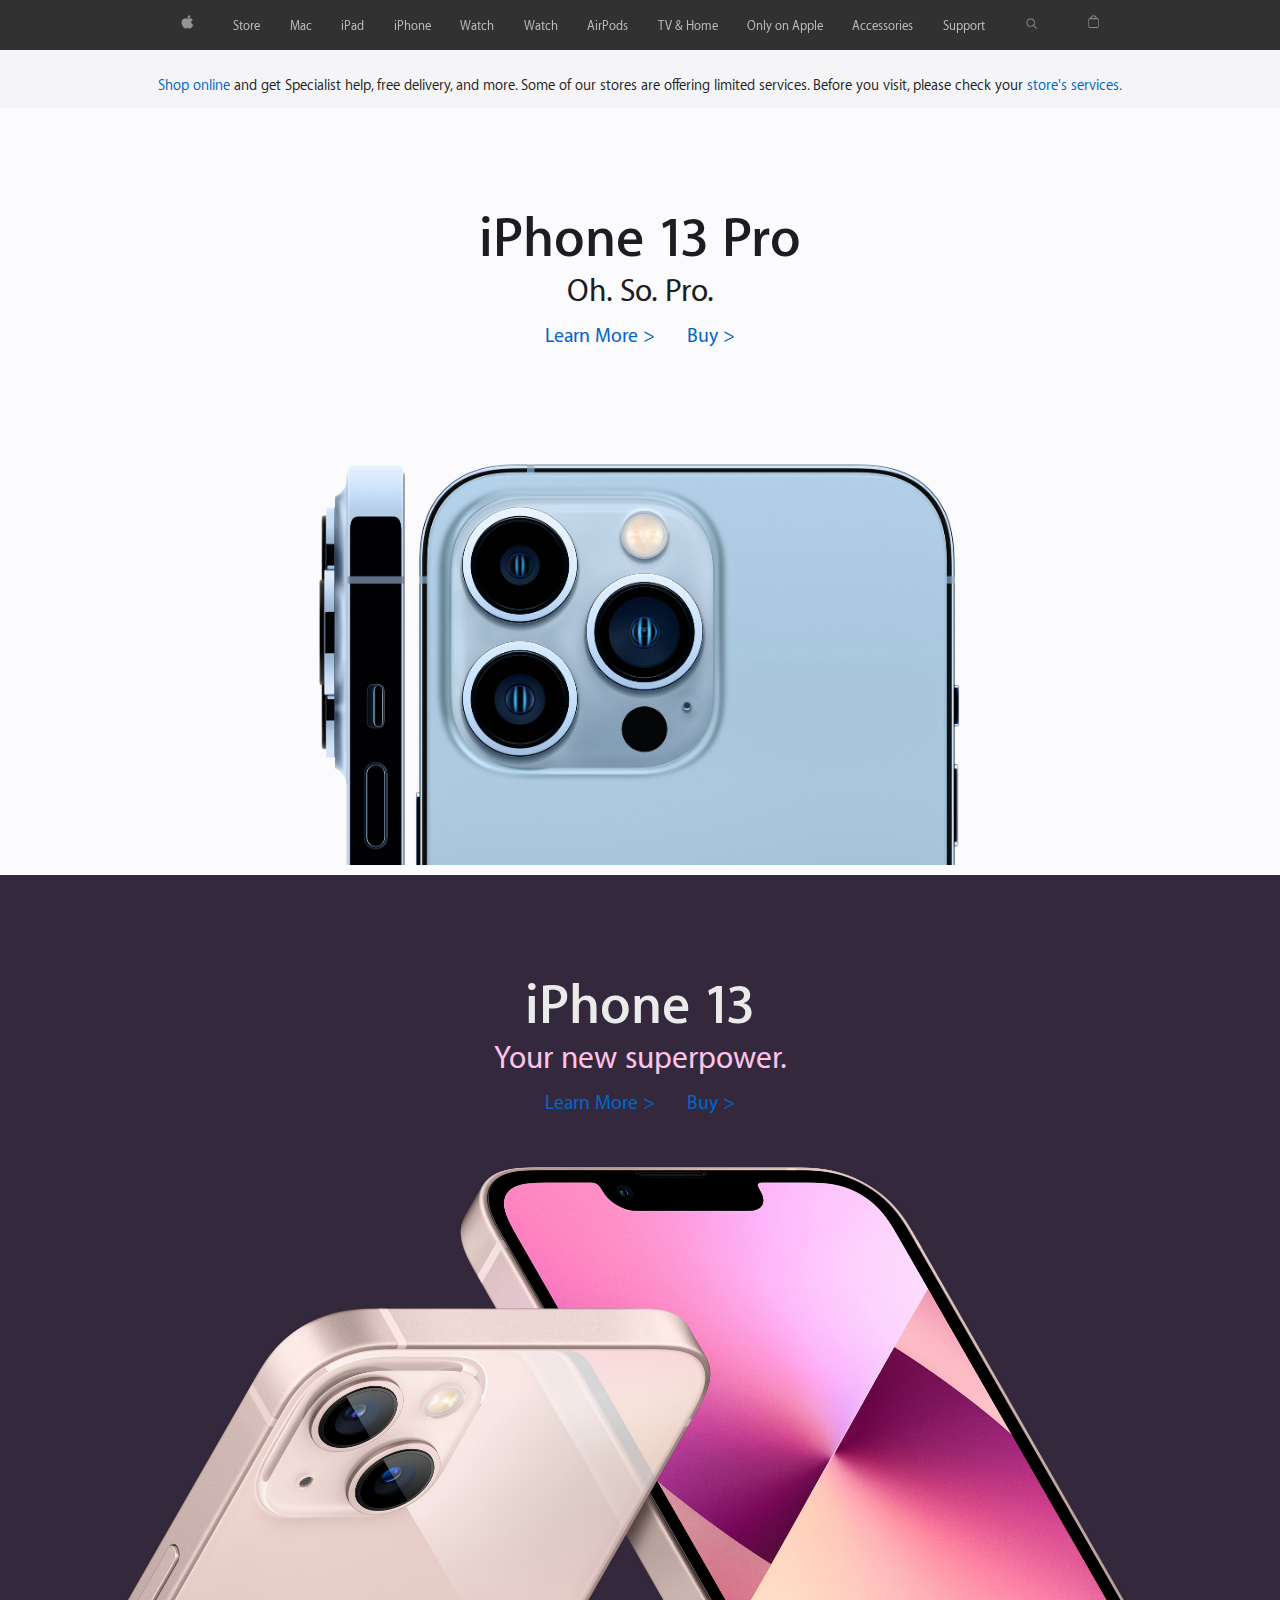
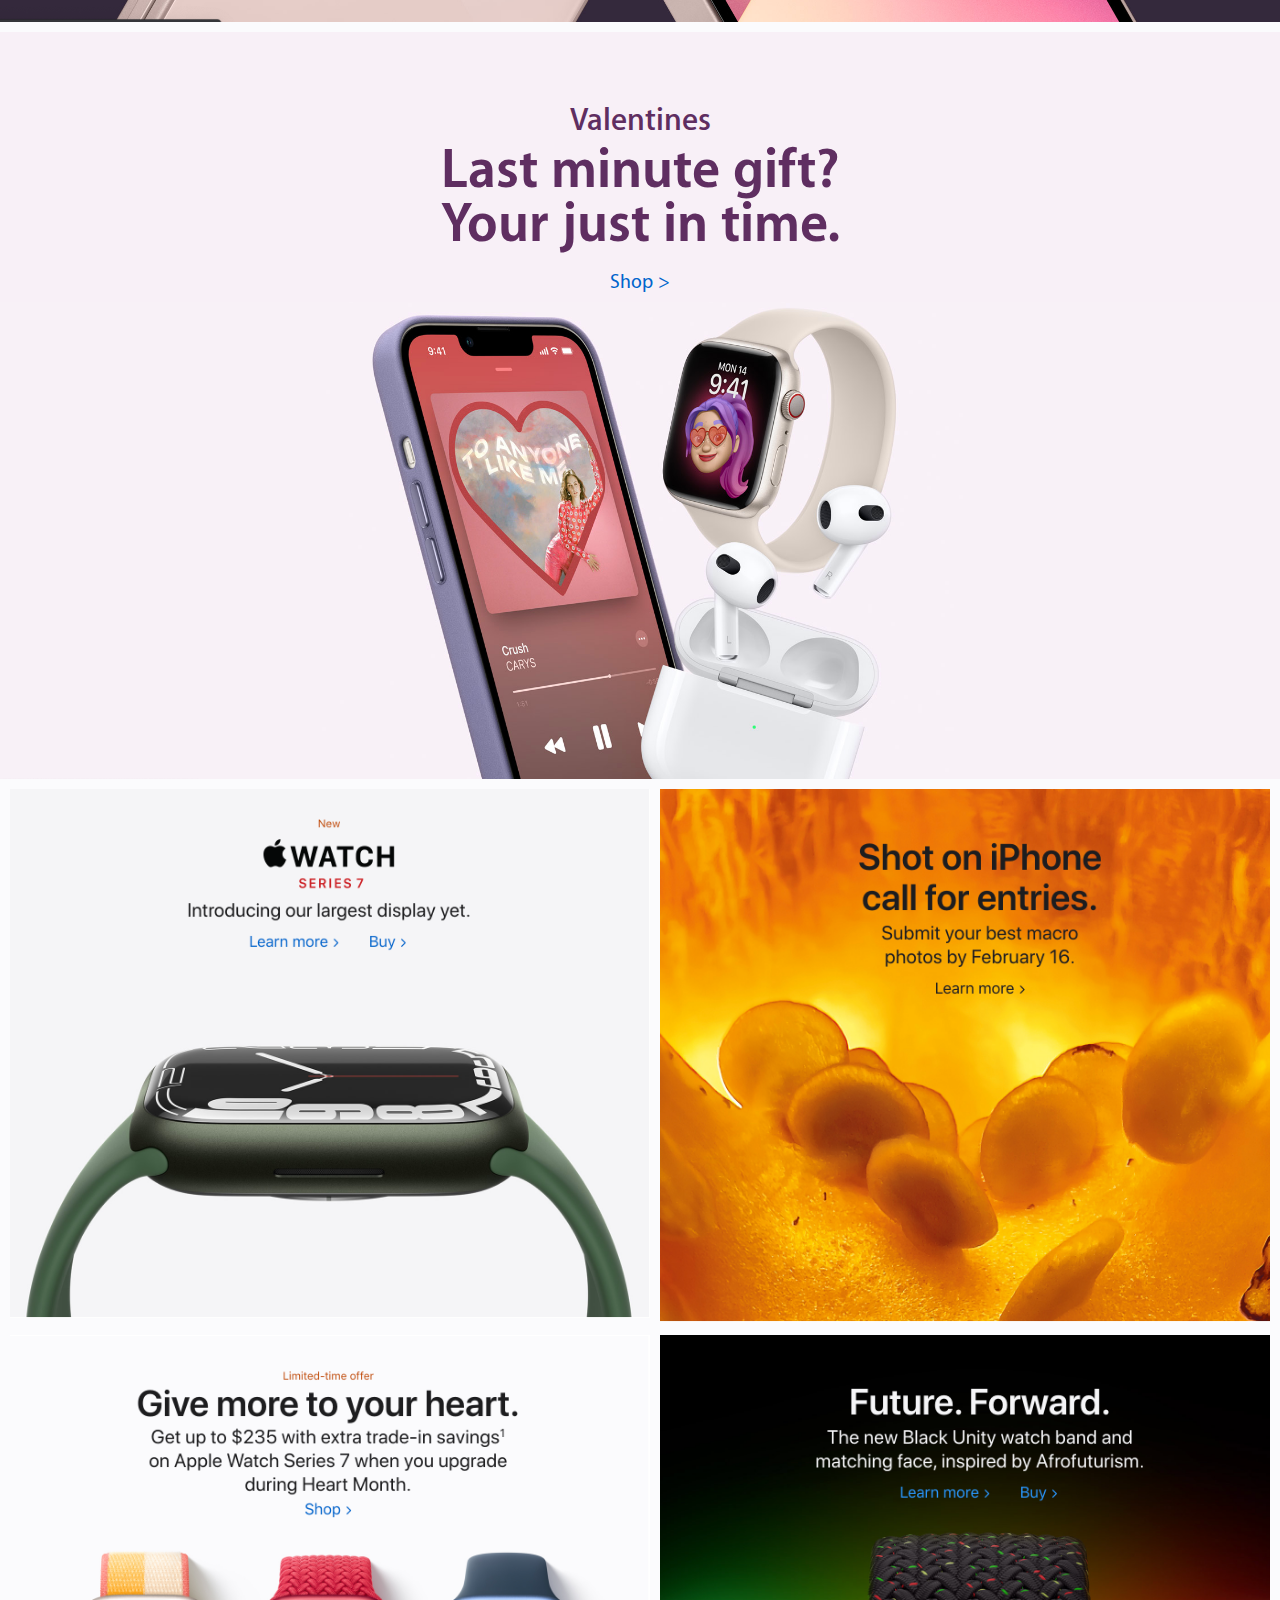
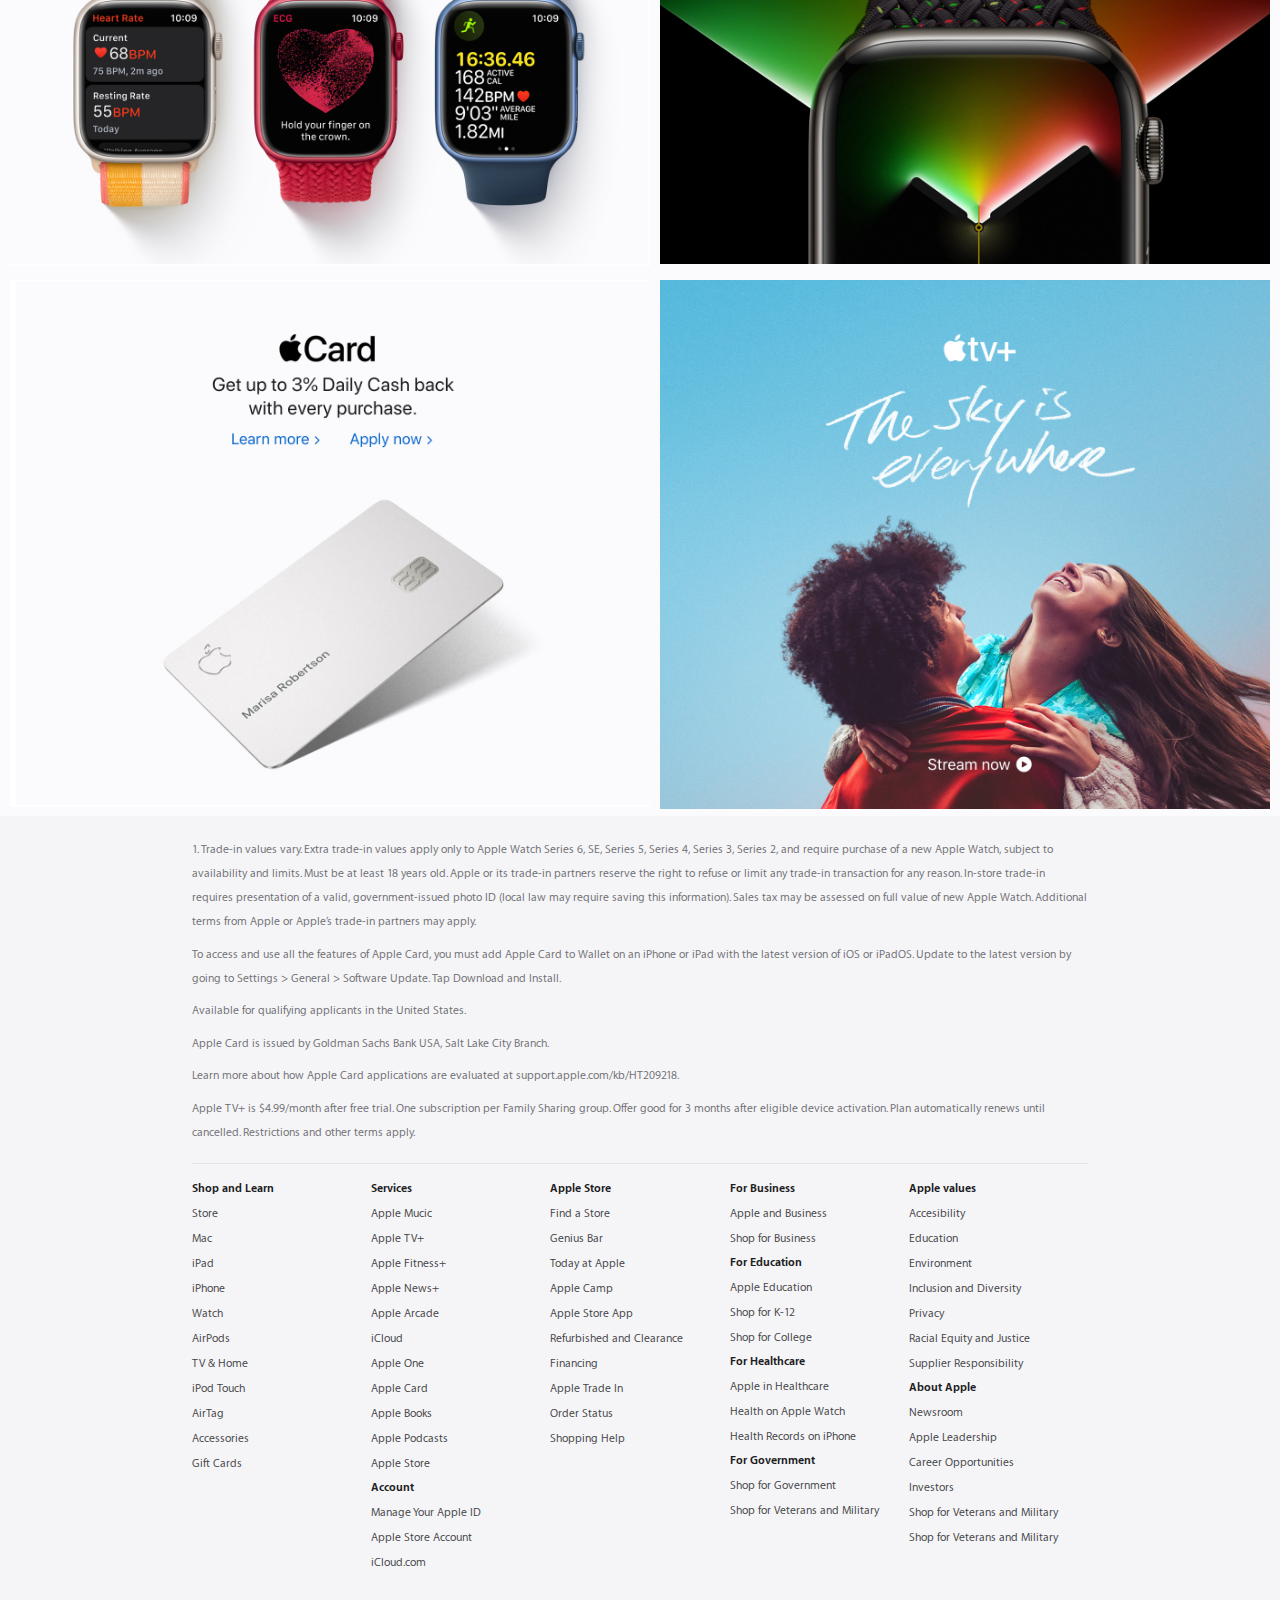
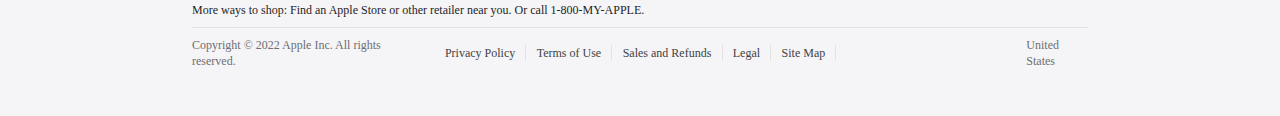
<file: Apple/index.html>
<!DOCTYPE html>
<html lang="en">
  <head>
    <meta
      name="google-site-verification"
      content="NIDjw-yEhVNVbMe7FXFt491NxwVIeqYdbh-JQgCxp1Y"
    />
    <meta charset="utf-8" />
    <!-- sets the character set your document should use to utf-8 -->
    <title>Apple</title>
    <!-- title tag defines what is shown on the tab of the browser -->
    <link href="style.css" rel="stylesheet" type="text/css" />
    <meta
      name="google-site-verification"
      content="NIDjw-yEhVNVbMe7FXFt491NxwVIeqYdbh-JQgCxp1Y"
    />
  </head>
  <body>
    <header>
      <!-- write your navigation bar here -->
      <nav class="nav-bar">
        <ul>
          <li>
            <a class="link-hover" href="#"
              ><img
                class="nav-img"
                id="shop"
                src="/Apple/images/navbar/apple-icon.png"
                alt=""
            /></a>
          </li>
          <li><a class="link-hover" href="#">Store</a></li>
          <li><a class="link-hover" href="#">Mac</a></li>
          <li><a class="link-hover" href="#">iPad</a></li>
          <li><a class="link-hover" href="#">iPhone</a></li>
          <li><a class="link-hover" href="#">Watch</a></li>
          <li><a class="link-hover" href="#">Watch</a></li>
          <li><a class="link-hover" href="#">AirPods</a></li>
          <li><a class="link-hover" href="#">TV & Home</a></li>
          <li><a class="link-hover" href="#">Only on Apple</a></li>
          <li><a class="link-hover" href="#">Accessories</a></li>
          <li><a class="link-hover" href="#">Support</a></li>
          <li>
            <a class="link-hover" href="#"
              ><img
                class="nav-img"
                id="shop"
                src="/Apple/images/navbar/search.png"
                alt=""
            /></a>
          </li>
          <li>
            <a class="link-hover" href="#"
              ><img
                class="nav-img"
                id="shop"
                src="/Apple/images/navbar/shop.png"
                alt=""
            /></a>
          </li>
        </ul>
      </nav>
      <div class="shop-online">
        <p>
          <a class="dead-link hover-underline" href="#"> Shop online</a> and get
          Specialist help, free delivery, and more. Some of our stores are
          offering limited services. Before you visit, please check your
          <a class="dead-link hover-underline" href="#">store's services.</a>
        </p>
      </div>
    </header>
    <div class="wrapper-flex">
      <div class="product flex-center">
        <div class="flex-center line-break">
          <h1 class="heading">iPhone 13 Pro</h1>
          <h2 class="sub-heading">Oh. So. Pro.</h2>
        </div>
        <ul class="product-link">
          <li>
            <a href="#" class="p-link hover-underline">Learn More &#62; </a>
          </li>
          <li>
            <a href="#" class="p-link pval hover-underline"> Buy &#62; </a>
          </li>
        </ul>
      </div>
      <!-- write your hero section here -->
      <article
        id="hero-13"
        class="photo flex-center background-cover"
      ></article>
      <div id="purple-bg" class="product flex-center">
        <div class="flex-center line-break">
          <h1 id="prp-header" class="heading">iPhone 13</h1>
          <h2 id="prp-sub" class="sub-heading">Your new superpower.</h2>
        </div>
        <ul id="prp-link" class="product-link">
          <li>
            <a href="#" class="p-link hover-underline">Learn More &#62; </a>
          </li>
          <li><a href="#" class="p-link hover-underline"> Buy &#62; </a></li>
        </ul>
      </div>
      <article id="purple" class="photo flex-center background-cover"></article>
      <div id="valentines-bg" class="product flex-center">
        <div class="flex-center line-break">
          <h1 id="val-header" class="heading">Valentines</h1>
          <h2 id="val-sub" class="sub-heading">
            Last minute gift?<br />
            Your just in time.
          </h2>
          <ul id="val-link" class="product-link">
            <li><a href="#" class="p-link hover-underline"> Shop &#62; </a></li>
          </ul>
        </div>
      </div>
      <article
        id="valentines"
        class="photo flex-center background-cover"
      ></article>
    </div>

    <div class="lower-section">
      <!-- write your sub hero section here -->
      <div class="lower-img">
        <img id="watch-1" src="images/Single-watch.png" alt="" />
      </div>
      <div class="lower-img">
        <img id="Orange-graphic" src="images/Orange-graphic.png" alt="" />
      </div>
      <div class="lower-img">
        <img id="watch-2" src="images/Watch.png" alt="" />
      </div>
      <div class="lower-img">
        <img id="watch-3" src="images/Dark-red-green.png" alt="" />
      </div>
      <div class="lower-img">
        <img id="card" src="images/Card.png" alt="" />
      </div>
      <div class="lower-img">
        <img id="romance" src="images/romantic-img.png" alt="" />
      </div>
    </div>

    <footer>
      <!-- write your footer here -->
      <figure id="rules" class="small-print">
        <ul class="print-list">
          <li>
            <span
              >1. Trade-in values vary. Extra trade-in values apply only to
              Apple Watch Series 6, SE, Series 5, Series 4, Series 3, Series 2,
              and require purchase of a new Apple Watch, subject to availability
              and limits. Must be at least 18 years old. Apple or its trade-in
              partners reserve the right to refuse or limit any trade-in
              transaction for any reason. In-store trade-in requires
              presentation of a valid, government-issued photo ID (local law may
              require saving this information). Sales tax may be assessed on
              full value of new Apple Watch. Additional terms from Apple or
              Apple’s trade-in partners may apply.</span
            >
          </li>
          <li>
            <span
              >To access and use all the features of Apple Card, you must add
              Apple Card to Wallet on an iPhone or iPad with the latest version
              of iOS or iPadOS. Update to the latest version by going to
              Settings > General > Software Update. Tap Download and
              Install.</span
            >
          </li>
          <li>
            <span
              >Available for qualifying applicants in the United States.</span
            >
          </li>
          <li>
            <span
              >Apple Card is issued by Goldman Sachs Bank USA, Salt Lake City
              Branch.</span
            >
          </li>
          <li>
            <span
              >Learn more about how Apple Card applications are evaluated at
              <a id="link-hover">support.apple.com/kb/HT209218.</a></span
            >
          </li>
          <li>
            <span
              >Apple TV+ is $4.99/month after free trial. One subscription per
              Family Sharing group. Offer good for 3 months after eligible
              device activation. Plan automatically renews until cancelled.
              Restrictions and other terms apply.</span
            >
          </li>
        </ul>
      </figure>
      <figure class="small-print" id="footer-nav">
        <section class="col-flex" id="col-1">
          <h3>Shop and Learn</h3>
          <ul class="footer-list">
            <li><a class="hover-underline fnav-link" href="#">Store</a></li>
            <li><a class="hover-underline fnav-link" href="#">Mac</a></li>
            <li><a class="hover-underline fnav-link" href="#">iPad</a></li>
            <li><a class="hover-underline fnav-link" href="#">iPhone</a></li>
            <li><a class="hover-underline fnav-link" href="#">Watch</a></li>
            <li><a class="hover-underline fnav-link" href="#">AirPods</a></li>
            <li><a class="hover-underline fnav-link" href="#">TV & Home</a></li>
            <li>
              <a class="hover-underline fnav-link" href="#">iPod Touch</a>
            </li>
            <li><a class="hover-underline fnav-link" href="#">AirTag</a></li>
            <li>
              <a class="hover-underline fnav-link" href="#">Accessories</a>
            </li>
            <li>
              <a class="hover-underline fnav-link" href="#">Gift Cards</a>
            </li>
          </ul>
        </section>
        <section class="col-flex" id="col-2">
          <h3>Services</h3>
          <ul class="footer-list">
            <li>
              <a class="hover-underline fnav-link" href="#">Apple Mucic</a>
            </li>
            <li><a class="hover-underline fnav-link" href="#">Apple TV+</a></li>
            <li>
              <a class="hover-underline fnav-link" href="#">Apple Fitness+</a>
            </li>
            <li>
              <a class="hover-underline fnav-link" href="#">Apple News+</a>
            </li>
            <li>
              <a class="hover-underline fnav-link" href="#">Apple Arcade</a>
            </li>
            <li><a class="hover-underline fnav-link" href="#">iCloud</a></li>
            <li><a class="hover-underline fnav-link" href="#">Apple One</a></li>
            <li>
              <a class="hover-underline fnav-link" href="#">Apple Card</a>
            </li>
            <li>
              <a class="hover-underline fnav-link" href="#">Apple Books</a>
            </li>
            <li>
              <a class="hover-underline fnav-link" href="#">Apple Podcasts</a>
            </li>
            <li>
              <a class="hover-underline fnav-link" href="#">Apple Store</a>
            </li>
          </ul>
          <h3>Account</h3>
          <ul class="footer-list">
            <li>
              <a class="hover-underline fnav-link" href="#"
                >Manage Your Apple ID</a
              >
            </li>
            <li>
              <a class="hover-underline fnav-link" href="#"
                >Apple Store Account</a
              >
            </li>
            <li>
              <a class="hover-underline fnav-link" href="#">iCloud.com</a>
            </li>
          </ul>
        </section>
        <section class="col-flex" id="col-3">
          <h3>Apple Store</h3>
          <ul class="footer-list">
            <li>
              <a class="hover-underline fnav-link" href="#">Find a Store</a>
            </li>
            <li>
              <a class="hover-underline fnav-link" href="#">Genius Bar</a>
            </li>
            <li>
              <a class="hover-underline fnav-link" href="#">Today at Apple</a>
            </li>
            <li>
              <a class="hover-underline fnav-link" href="#">Apple Camp</a>
            </li>
            <li>
              <a class="hover-underline fnav-link" href="#">Apple Store App</a>
            </li>
            <li>
              <a class="hover-underline fnav-link" href="#"
                >Refurbished and Clearance</a
              >
            </li>
            <li>
              <a class="hover-underline fnav-link" href="#">Financing</a>
            </li>
            <li>
              <a class="hover-underline fnav-link" href="#">Apple Trade In</a>
            </li>
            <li>
              <a class="hover-underline fnav-link" href="#">Order Status</a>
            </li>
            <li>
              <a class="hover-underline fnav-link" href="#">Shopping Help</a>
            </li>
          </ul>
        </section>
        <section class="col-flex" id="col-4">
          <h3>For Business</h3>
          <ul class="footer-list">
            <li>
              <a class="hover-underline fnav-link" href="#"
                >Apple and Business</a
              >
            </li>
            <li>
              <a class="hover-underline fnav-link" href="#"
                >Shop for Business</a
              >
            </li>
          </ul>
          <h3>For Education</h3>
          <ul class="footer-list">
            <li>
              <a class="hover-underline fnav-link" href="#">Apple Education</a>
            </li>
            <li>
              <a class="hover-underline fnav-link" href="#">Shop for K-12</a>
            </li>
            <li>
              <a class="hover-underline fnav-link" href="#">Shop for College</a>
            </li>
          </ul>
          <h3>For Healthcare</h3>
          <ul class="footer-list">
            <li>
              <a class="hover-underline fnav-link" href="#"
                >Apple in Healthcare</a
              >
            </li>
            <li>
              <a class="hover-underline fnav-link" href="#"
                >Health on Apple Watch</a
              >
            </li>
            <li>
              <a class="hover-underline fnav-link" href="#"
                >Health Records on iPhone</a
              >
            </li>
          </ul>
          <h3>For Government</h3>
          <ul class="footer-list">
            <li>
              <a class="hover-underline fnav-link" href="#"
                >Shop for Government</a
              >
            </li>

            <li>
              <a class="hover-underline fnav-link" href="#"
                >Shop for Veterans and Military</a
              >
            </li>
          </ul>
        </section>
        <section class="col-flex" id="col-5">
          <h3>Apple values</h3>
          <ul class="footer-list">
            <li>
              <a class="hover-underline fnav-link" href="#">Accesibility</a>
            </li>
            <li>
              <a class="hover-underline fnav-link" href="#">Education</a>
            </li>
            <li>
              <a class="hover-underline fnav-link" href="#">Environment</a>
            </li>
            <li>
              <a class="hover-underline fnav-link" href="#"
                >Inclusion and Diversity</a
              >
            </li>
            <li>
              <a class="hover-underline fnav-link" href="#">Privacy</a>
            </li>
            <li>
              <a class="hover-underline fnav-link" href="#"
                >Racial Equity and Justice</a
              >
            </li>
            <li>
              <a class="hover-underline fnav-link" href="#"
                >Supplier Responsibility</a
              >
            </li>
          </ul>
          <h3>About Apple</h3>
          <ul class="footer-list">
            <li>
              <a class="hover-underline fnav-link" href="#">Newsroom</a>
            </li>
            <li>
              <a class="hover-underline fnav-link" href="#">Apple Leadership</a>
            </li>
            <li>
              <a class="hover-underline fnav-link" href="#"
                >Career Opportunities</a
              >
            </li>
            <li>
              <a class="hover-underline fnav-link" href="#">Investors</a>
            </li>
            <li>
              <a class="hover-underline fnav-link" href="#"></a>
            </li>
            <li>
              <a class="hover-underline fnav-link" href="#"
                >Shop for Veterans and Military</a
              >
            </li>
            <li>
              <a class="hover-underline fnav-link" href="#"
                >Shop for Veterans and Military</a
              >
            </li>
          </ul>
        </section>
      </figure>
      <div class="shop-down">
        <p id="botom-line">
          More ways to shop: Find an Apple Store or other retailer near you. Or
          call 1-800-MY-APPLE.
        </p>
      </div>
      <div class="Copyright">
        <p>Copyright &copy; 2022 Apple Inc. All rights reserved.</p>
        <ul class="fflist">
          <li><a class="hover-underline ffnav" href="#">Privacy Policy</a></li>
          <li><a class="hover-underline ffnav" href="#">Terms of Use</a></li>
          <li>
            <a class="hover-underline ffnav" href="#">Sales and Refunds</a>
          </li>
          <li><a class="hover-underline ffnav" href="#">Legal</a></li>
          <li><a class="hover-underline ffnav" href="#">Site Map</a></li>
        </ul>
        <p class="usa">
          <a class="hover-underline country" href="#"></a>United States
        </p>
      </div>
    </footer>
  </body>
</html>
</file>
<file: Apple/style.css>
/* http://meyerweb.com/eric/tools/css/reset/
   v2.0 | 20110126
   License: none (public domain)
*/

html,
body,
div,
span,
applet,
object,
iframe,
h1,
h2,
h3,
h4,
h5,
h6,
p,
blockquote,
pre,
a,
abbr,
acronym,
address,
big,
cite,
code,
del,
dfn,
em,
img,
ins,
kbd,
q,
s,
samp,
small,
strike,
strong,
sub,
sup,
tt,
var,
b,
u,
i,
center,
dl,
dt,
dd,
ol,
ul,
li,
fieldset,
form,
label,
legend,
table,
caption,
tbody,
tfoot,
thead,
tr,
th,
td,
article,
aside,
canvas,
details,
embed,
figure,
figcaption,
footer,
header,
hgroup,
menu,
nav,
output,
ruby,
section,
summary,
time,
mark,
audio,
video {
  margin: 0;
  padding: 0;
  border: 0;
  font-size: 100%;
  font: inherit;
  vertical-align: baseline;
}
/* HTML5 display-role reset for older browsers */
article,
aside,
details,
figcaption,
figure,
footer,
header,
hgroup,
menu,
nav,
section {
  display: block;
}
body {
  line-height: 1;
}
ol,
ul {
  list-style: none;
}
blockquote,
q {
  quotes: none;
}
blockquote:before,
blockquote:after,
q:before,
q:after {
  content: "";
  content: none;
}
table {
  border-collapse: collapse;
  border-spacing: 0;
}

/*            End of CSS Reset            */

/*                 Setup                  */

/*               Borderbox                */
*,
*:before,
*:after {
  -webkit-box-sizing: border-box;
  -moz-box-sizing: border-box;
  box-sizing: border-box;
}
/* clearfix */
.clearfix:before,
.clearfix:after {
  content: "";
  display: table;
}
.clearfix:after {
  clear: both;
}
.clearfix {
  clear: both;
  *zoom: 1;
}
/*               End of Setup             */

@font-face {
  font-family: "myriad set pro bold";
  src: url(/Apple/fonts/myriad-set-pro_bold.ttf);
}
@font-face {
  font-family: "myriad set pro medium";
  src: url(/Apple/fonts/myriad-set-pro_medium.ttf);
}
@font-face {
  font-family: "myriad set pro semi-bold";
  src: url(/Apple/fonts/myriad-set-pro_semibold.ttf);
}
@font-face {
  font-family: "myriad set pro";
  src: url(/Apple/fonts/myriad-set-pro_text.ttf);
}
@font-face {
  font-family: "myriad set pro thin";
  src: url(/Apple/fonts/myriad-set-pro_thin.ttf);
}
@font-face {
  font-family: "myriad set pro ultra light";
  src: url(/Apple/fonts/myriad-set-pro_ultralight.ttf);
}
html {
  background-color: rgb(251, 251, 253);
  font-size: 100%;
  color: #1d1d1f;
}

nav {
  height: 5.5vh;
  background-color: rgba(0, 0, 0, 0.8);
  width: 100%;
  display: flex;
  justify-content: center;
  align-items: center;
  position: fixed;
  z-index: 3;
}

.shop-online {
  position: relative;
  width: 100vw;
  display: inline-block;
  text-align: center;
  background-color: #f5f5f7;
  z-index: 0;
  font-family: "myriad set pro";
  font-size: 1rem;
}
.shop-online p {
  line-height: 5vh;
  font-size: 0.95rem;
  z-index: 2;
}
.shop-online::before {
  content: "";
  display: block;
  height: 7vh;
  width: 100vw;
}
.link-hover:hover {
  color: rgb(255, 255, 255);
}
.nav-img:hover {
  opacity: 1;
}
.nav-img {
  height: 30px;
  padding: 0 10px;
  opacity: 0.6;
}
nav ul {
  display: flex;
  justify-content: space-evenly;
  align-items: center;
  width: 78%;
  justify-self: center;
}
#prp-header {
  color: #ecebeb;
}
.link-hover {
  font-size: 0.8rem;
  color: #e1e1e2;
  opacity: 0.8;
  text-decoration: none;
  font-family: "myriad set pro";
}
#purple-bg {
  background-color: #34293c;
  padding: 0;
}
/* upper section */
#prp-header {
  margin-top: 15vh;
}
#prp-sub {
  color: #fec2eb;
}
.pval {
  padding-bottom: 5vh;
}
#prp-link {
  margin-bottom: 7vh;
}
.dead-link {
  color: #0065cc;
  text-decoration: none;
  cursor: pointer;
  z-index: 2;
}
.flex-center {
  position: relative;
  display: flex;
  flex-direction: column;
  justify-content: center;
  align-items: center;

  color: #1d1d1f;
}
.product {
  width: 100%;
  height: 30vh;
  position: relative;
  display: flex;
  flex-direction: column;
  justify-content: center;
  background: transparent;
}
#valentines-bg {
  background-color: #f8f0f7;
  color: #5f2e61;
}
#val-header {
  font-size: 2rem;
  margin-top: 17vh;
}
#val-sub {
  font-size: 3.42rem;
  font-family: "myriad set pro bold";
}
#val-sub,
#val-header {
  color: #5f2e61;
}
.line-break::after {
  content: 0;
  display: block;
  width: 100vw;
  height: 5vh;
}

.product-link {
  z-index: 0;
  display: flex;
  margin: 2vh;
}
.p-link {
  font-size: 1.25rem;
  padding: 1rem;
  color: #0065cc;
  text-decoration: none;
  font-family: "myriad set pro medium";
}
.wrapper-flex {
  overflow: hidden;
  display: flex;
  flex-direction: column;
  justify-content: center;
  align-items: center;

  width: 100vw;
  margin-bottom: 10px;
}
.heading {
  font-size: 3.5rem;
  font-weight: bold;
  font-family: "myriad set pro semi-bold";
}
.sub-heading {
  font-size: 2rem;
  font-weight: 400;
  margin-top: 0.5rem;
  font-family: "myriad set pro medium";
}
.wrapper-flex::before {
  content: "";
  display: block;
  height: 5vh;
}
.photo {
  width: 100vw;
  height: 53vh;
  z-index: -1;
}
.background-cover {
  background-size: cover;
  background-position: center;
  background-repeat: no-repeat;
}
#hero-13 {
  background-image: url(images/Iphone-hero.png);
  height: 49.1vh;
  margin-bottom: 10px;
}
#purple {
  background-image: url(images/iphone-purple.png);
  margin-bottom: 10px;
}
#valentines {
  background-image: url(images/Iphone-valentines.png);
}
#val-link {
  margin-bottom: 10vh;
}
.margin-bottom {
  margin-bottom: 10px;
}
.lower-section {
  display: grid;
  grid-template-rows: repeat(3, 1fr);
  grid-template-columns: repeat(2, 1fr);
  row-gap: 10px;
  column-gap: 10px;
  margin: 0 10px 0 10px;
  overflow: hidden;
}
.lower-img img {
  width: 50vw;
}
#watch-1 {
  grid-column-start: 1;
  grid-column-end: 2;
  grid-row-start: 1;
  grid-row-end: 2;
}
#Orange-graphic {
  grid-column-start: 2;
  grid-column-end: 3;
  grid-row-start: 2;
  grid-row-end: 3;
}
#watch-2 {
  grid-column-start: 2;
  grid-column-end: 3;
  grid-row-start: 2;
  grid-row-end: 3;
}
#watch-3 {
  grid-column-start: 2;
  grid-column-end: 3;
  grid-row-start: 3;
  grid-row-end: 4;
}
#card {
  grid-column-start: 1;
  grid-column-end: 2;
  grid-row-start: 4;
  grid-row-end: 5;
}
#romance {
  grid-column-start: 2;
  grid-column-end: 3;
  grid-row-start: 5;
  grid-row-end: 6;
}
footer {
  height: 100vh;
  width: 100vw;
  display: flex;
  flex-direction: column;
  background-color: #f5f5f7;
  padding: 2vh 15vw;
  font-size: 0.75rem;
  line-height: 1rem;
}
.print-list {
  line-height: 1.5rem;
  display: flex;
  flex-direction: column;
  justify-content: space-around;
  align-items: flex-start;
  height: 35vh;
  font-family: "myriad set pro";
  color: #6e6e73;
}
.small-print {
  width: 70vw;
  border-bottom: 1px solid #e3e3e3;
}
.hover-underline:hover {
  text-decoration: underline;
}
#footer-nav {
  display: flex;
  justify-content: space-evenly;
  align-items: flex-start;
  border: none;
  text-align: left;
}

.fnav-link {
  color: #424245;
  text-decoration: none;
  font-family: "myriad set pro";
}
.col-flex {
  flex-basis: 25%;
  font-size: 0.75rem;
  line-height: 1.5rem;
  padding-top: 1.5vh;
}
h3 {
  font-family: "myriad set pro bold";
}
.Copyright {
  padding: 1vh 0;
  display: flex;
  justify-content: flex-start;
  align-items: center;
  width: 100%;
}
#rules {
  padding-bottom: 1.5vh;
}
.shop-down {
  margin-top: 3vh;
  padding-bottom: 1vh;
  border-bottom: 1px solid #e3e3e3;
}
.Copyright p {
  justify-self: left;
  color: #6e6e73;
}
.fflist {
  padding-left: 0.5vw;
  display: flex;
  flex-direction: row;
  justify-content: center;
  align-items: center;
  width: 35vw;
  text-decoration: none;
}
.ffnav {
  text-decoration: none;
  color: #424245;
  margin: 0;
  padding: 0;
}
.fflist li {
  border-right: 1px solid #e3e3e3;
  padding: 0 0.8vw;
}
.usa {
  margin-left: 14vw;
}
.country {
  z-index: 4;
}
</file>
